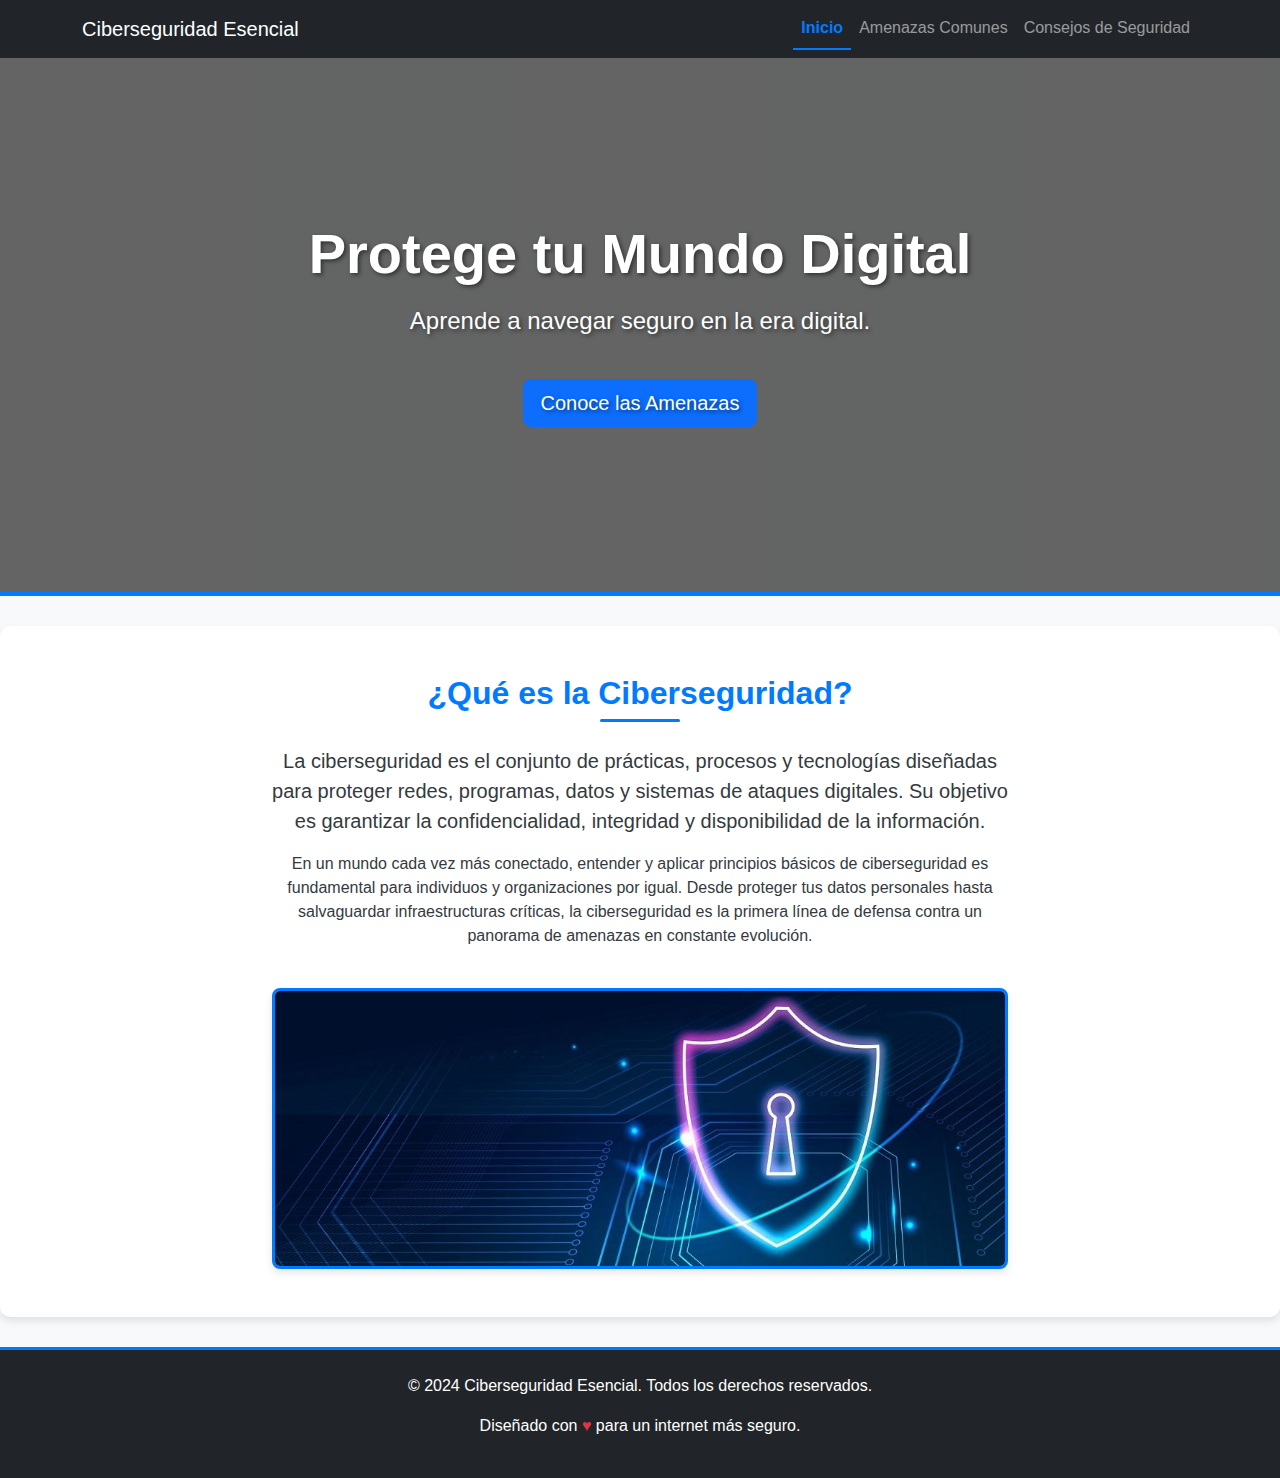
<file: Trabajo github/index.html>
<!DOCTYPE html>
<html lang="es">
<head>
    <meta charset="UTF-8">
    <meta name="viewport" content="width=device-width, initial-scale=1.0">
    <title>Ciberseguridad Esencial - Inicio</title>
    <link href="https://cdn.jsdelivr.net/npm/bootstrap@5.3.3/dist/css/bootstrap.min.css" rel="stylesheet" integrity="sha384-QWTKZyjpPEjISv5WaRU9OFeRpok6YctnYmDr5pNlyT2bRjXh0JMhjY6hW+ALEwIH" crossorigin="anonymous">
    <script src="https://ajax.googleapis.com/ajax/libs/jquery/3.7.1/jquery.min.js" defer></script>
    <script src="https://cdn.jsdelivr.net/npm/bootstrap@5.3.7/dist/js/bootstrap.min.js" integrity="sha384-7qAoOXltbVP82dhxHAUje59V5r2YsVfBafyUDxEdApLPmcdhBPg1DKg1ERo0BZlK" crossorigin="anonymous" defer></script>
    <script src="./script.js" defer></script>
    <link rel="stylesheet" href="./style.css">
</head>
<body>
    <nav class="navbar navbar-expand-lg navbar-dark bg-dark fijo-arriba" id="barraNavegacion">
        <div class="container">
            <a class="navbar-brand" href="index.html">Ciberseguridad Esencial</a>
            <button class="navbar-toggler" type="button" data-bs-toggle="collapse" data-bs-target="#menuPrincipal" aria-controls="menuPrincipal" aria-expanded="false" aria-label="Toggle navigation">
                <span class="navbar-toggler-icon"></span>
            </button>
            <div class="collapse navbar-collapse" id="menuPrincipal">
                <ul class="navbar-nav ms-auto">
                    <li class="nav-item">
                        <a class="nav-link activo" aria-current="page" href="index.html">Inicio</a>
                    </li>
                    <li class="nav-item">
                        <a class="nav-link" href="amenazas.html">Amenazas Comunes</a>
                    </li>
                    <li class="nav-item">
                        <a class="nav-link" href="consejos.html">Consejos de Seguridad</a>
                    </li>
                </ul>
            </div>
        </div>
    </nav>

    <header class="hero d-flex align-items-center">
        <div class="container text-center text-white">
            <h1 class="display-3 fw-bold">Protege tu Mundo Digital</h1>
            <p class="lead mt-3">Aprende a navegar seguro en la era digital.</p>
            <a href="amenazas.html" class="btn btn-primary btn-lg mt-4">Conoce las Amenazas</a>
        </div>
    </header>

    <section class="introduccion py-5">
        <div class="container">
            <div class="row">
                <div class="col-lg-8 mx-auto text-center">
                    <h2 class="titulo-seccion mb-4">¿Qué es la Ciberseguridad?</h2>
                    <p class="lead">
                        La ciberseguridad es el conjunto de prácticas, procesos y tecnologías diseñadas para proteger redes, programas, datos y sistemas de ataques digitales. Su objetivo es garantizar la confidencialidad, integridad y disponibilidad de la información.
                    </p>
                    <p>
                        En un mundo cada vez más conectado, entender y aplicar principios básicos de ciberseguridad es fundamental para individuos y organizaciones por igual. Desde proteger tus datos personales hasta salvaguardar infraestructuras críticas, la ciberseguridad es la primera línea de defensa contra un panorama de amenazas en constante evolución.
                    </p>
                    <img src="./Assets/ciberseguridad en accion.jpg" class="img-fluid mt-4 redondeado-borde" alt="Ciberseguridad en acción">
                </div>
            </div>
        </div>
    </section>

    <footer class="bg-dark text-white py-4">
        <div class="container text-center">
            <p>&copy; 2024 Ciberseguridad Esencial. Todos los derechos reservados.</p>
            <p>Diseñado con <span class="text-danger">&hearts;</span> para un internet más seguro.</p>
        </div>
    </footer>

    
</body>
</html>
</file>
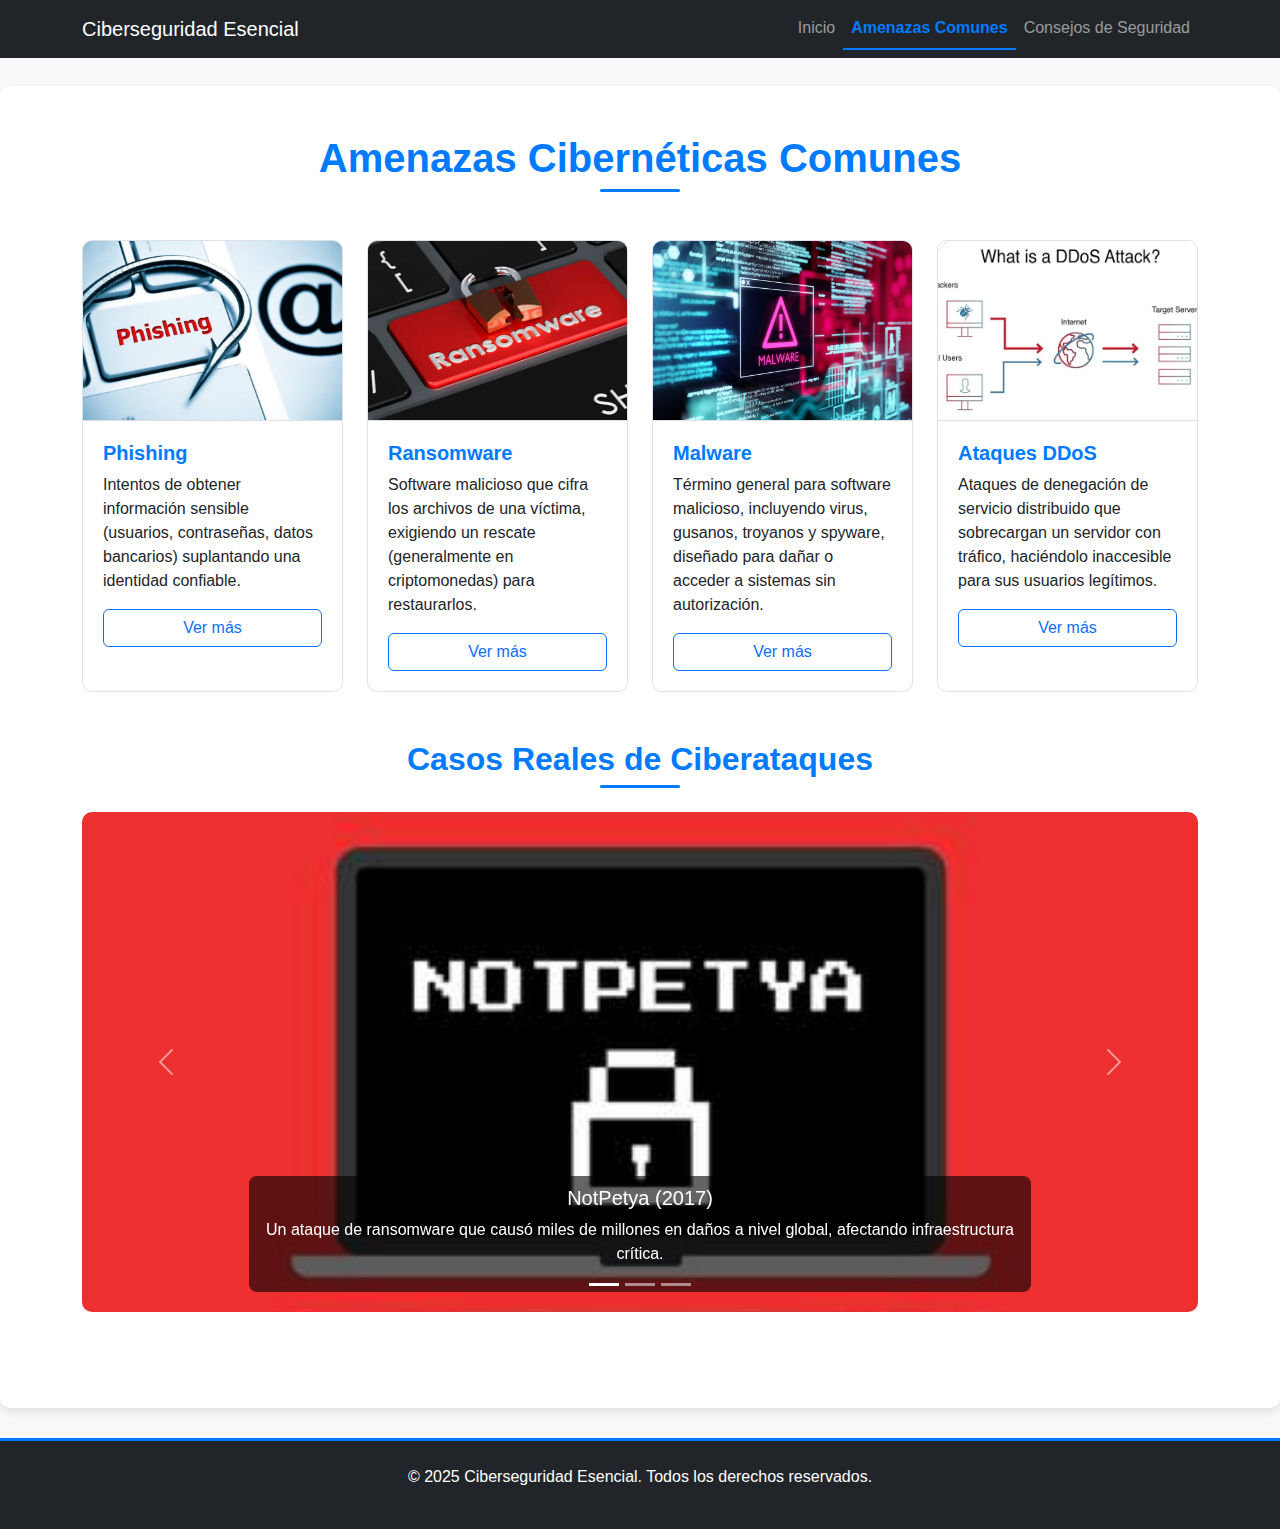
<file: Trabajo github/amenazas.html>
<!DOCTYPE html>
<html lang="es">
<head>
    <meta charset="UTF-8">
    <meta name="viewport" content="width=device-width, initial-scale=1.0">
    <title>Amenazas Comunes - Ciberseguridad Esencial</title>
    <link href="https://cdn.jsdelivr.net/npm/bootstrap@5.3.3/dist/css/bootstrap.min.css" rel="stylesheet" integrity="sha384-QWTKZyjpPEjISv5WaRU9OFeRpok6YctnYmDr5pNlyT2bRjXh0JMhjY6hW+ALEwIH" crossorigin="anonymous">
    <script src="https://ajax.googleapis.com/ajax/libs/jquery/3.7.1/jquery.min.js" defer></script>
    <script src="https://cdn.jsdelivr.net/npm/bootstrap@5.3.7/dist/js/bootstrap.min.js" integrity="sha384-7qAoOXltbVP82dhxHAUje59V5r2YsVfBafyUDxEdApLPmcdhBPg1DKg1ERo0BZlK" crossorigin="anonymous" defer></script>
    <script src="./script.js" defer></script>
    <link rel="stylesheet" href="./style.css">
</head>
<body>
    <nav class="navbar navbar-expand-lg navbar-dark bg-dark fijo-arriba" id="barraNavegacion">
        <div class="container">
            <a class="navbar-brand" href="index.html">Ciberseguridad Esencial</a>
            <button class="navbar-toggler" type="button" data-bs-toggle="collapse" data-bs-target="#menuPrincipal" aria-controls="menuPrincipal" aria-expanded="false" aria-label="Toggle navigation">
                <span class="navbar-toggler-icon"></span>
            </button>
            <div class="collapse navbar-collapse" id="menuPrincipal">
                <ul class="navbar-nav ms-auto">
                    <li class="nav-item">
                        <a class="nav-link" href="index.html">Inicio</a>
                    </li>
                    <li class="nav-item">
                        <a class="nav-link activo" aria-current="page" href="amenazas.html">Amenazas Comunes</a>
                    </li>
                    <li class="nav-item">
                        <a class="nav-link" href="consejos.html">Consejos de Seguridad</a>
                    </li>
                </ul>
            </div>
        </div>
    </nav>

    <main class="contenido-principal py-5">
        <div class="container">
            <h1 class="text-center mb-5 titulo-seccion">Amenazas Cibernéticas Comunes</h1>

            <div class="row row-cols-1 row-cols-md-2 row-cols-lg-4 g-4 mb-5">
                <div class="col">
                    <div class="card tarjeta-amenaza h-100" id="tarjetaPhishing">
                        <img src="./Assets/phishing.jpg" class="card-img-top" alt="Icono Phishing">
                        <div class="card-body">
                            <h5 class="card-title">Phishing</h5>
                            <p class="card-text">Intentos de obtener información sensible (usuarios, contraseñas, datos bancarios) suplantando una identidad confiable.</p>
                            <button class="btn btn-outline-primary ver-mas" data-target="#infoPhishing">Ver más</button>
                        </div>
                        <div class="card-footer informacion-adicional" id="infoPhishing">
                            <p>El phishing a menudo se realiza a través de correos electrónicos, mensajes de texto o llamadas que parecen legítimos, pero que en realidad son fraudulentos.</p>
                            <p><strong>Prevención:</strong> Verifica siempre la fuente de los mensajes y enlaces antes de hacer clic. Desconfía de ofertas "demasiado buenas para ser verdad".</p>
                        </div>
                    </div>
                </div>
                <div class="col">
                    <div class="card tarjeta-amenaza h-100" id="tarjetaRansomware">
                        <img src="./Assets/ransomware.jpg" class="card-img-top" alt="Icono Ransomware">
                        <div class="card-body">
                            <h5 class="card-title">Ransomware</h5>
                            <p class="card-text">Software malicioso que cifra los archivos de una víctima, exigiendo un rescate (generalmente en criptomonedas) para restaurarlos.</p>
                            <button class="btn btn-outline-primary ver-mas" data-target="#infoRansomware">Ver más</button>
                        </div>
                        <div class="card-footer informacion-adicional" id="infoRansomware">
                            <p>Una vez infectado, el ransomware bloquea el acceso a tus archivos hasta que se pague el rescate. No hay garantía de que los archivos sean recuperados incluso si se paga.</p>
                            <p><strong>Prevención:</strong> Realiza copias de seguridad regulares, usa un buen antivirus y mantén tu software actualizado.</p>
                        </div>
                    </div>
                </div>
                <div class="col">
                    <div class="card tarjeta-amenaza h-100" id="tarjetaMalware">
                        <img src="./Assets/malware.jpg" class="card-img-top" alt="Icono Malware">
                        <div class="card-body">
                            <h5 class="card-title">Malware</h5>
                            <p class="card-text">Término general para software malicioso, incluyendo virus, gusanos, troyanos y spyware, diseñado para dañar o acceder a sistemas sin autorización.</p>
                            <button class="btn btn-outline-primary ver-mas" data-target="#infoMalware">Ver más</button>
                        </div>
                        <div class="card-footer informacion-adicional" id="infoMalware">
                            <p>El malware puede robar información, borrar datos, ralentizar tu computadora o incluso tomar control de ella.</p>
                            <p><strong>Prevención:</strong> Instala un software antivirus/antimalware de buena reputación y sé cauteloso al descargar archivos o abrir correos electrónicos desconocidos.</p>
                        </div>
                    </div>
                </div>
                <div class="col">
                    <div class="card tarjeta-amenaza h-100" id="tarjetaDDoS">
                        <img src="./Assets/ddos.jpg" class="card-img-top" alt="Icono DDoS">
                        <div class="card-body">
                            <h5 class="card-title">Ataques DDoS</h5>
                            <p class="card-text">Ataques de denegación de servicio distribuido que sobrecargan un servidor con tráfico, haciéndolo inaccesible para sus usuarios legítimos.</p>
                            <button class="btn btn-outline-primary ver-mas" data-target="#infoDDoS">Ver más</button>
                        </div>
                        <div class="card-footer informacion-adicional" id="infoDDoS">
                            <p>Los ataques DDoS utilizan múltiples sistemas comprometidos como fuentes de tráfico para abrumar un objetivo, interrumpiendo servicios en línea.</p>
                            <p><strong>Prevención:</strong> Las empresas utilizan servicios de mitigación de DDoS y configuraciones de red robustas. Para usuarios individuales, es menos directo de prevenir, pero mantener una buena higiene digital ayuda.</p>
                        </div>
                    </div>
                </div>
            </div>

            <h2 class="text-center mb-4 titulo-seccion">Casos Reales de Ciberataques</h2>
            <div id="carruselCasos" class="carousel slide mb-5" data-bs-ride="carousel">
                <div class="carousel-indicators">
                    <button type="button" data-bs-target="#carruselCasos" data-bs-slide-to="0" class="active" aria-current="true" aria-label="Slide 1"></button>
                    <button type="button" data-bs-target="#carruselCasos" data-bs-slide-to="1" aria-label="Slide 2"></button>
                    <button type="button" data-bs-target="#carruselCasos" data-bs-slide-to="2" aria-label="Slide 3"></button>
                </div>
                <div class="carousel-inner">
                    <div class="carousel-item active">
                        <img src="./Assets/notpetya.jpg" class="d-block w-100 img-carrusel" alt="Caso NotPetya">
                        <div class="carousel-caption d-none d-md-block">
                            <h5>NotPetya (2017)</h5>
                            <p>Un ataque de ransomware que causó miles de millones en daños a nivel global, afectando infraestructura crítica.</p>
                        </div>
                    </div>
                    <div class="carousel-item">
                        <img src="./Assets/equifax.jpg" class="d-block w-100 img-carrusel" alt="Caso Equifax">
                        <div class="carousel-caption d-none d-md-block">
                            <h5>Brecha de Datos de Equifax (2017)</h5>
                            <p>Exposición de datos personales de millones de clientes debido a una vulnerabilidad en su sitio web.</p>
                        </div>
                    </div>
                    <div class="carousel-item">
                        <img src="./Assets/solarwinds.webp" class="d-block w-100 img-carrusel" alt="Caso SolarWinds">
                        <div class="carousel-caption d-none d-md-block">
                            <h5>Ataque a SolarWinds (2020)</h5>
                            <p>Un sofisticado ataque a la cadena de suministro que comprometió software utilizado por agencias gubernamentales y empresas.</p>
                        </div>
                    </div>
                </div>
                <button class="carousel-control-prev" type="button" data-bs-target="#carruselCasos" data-bs-slide="prev">
                    <span class="carousel-control-prev-icon" aria-hidden="true"></span>
                    <span class="visually-hidden">Anterior</span>
                </button>
                <button class="carousel-control-next" type="button" data-bs-target="#carruselCasos" data-bs-slide="next">
                    <span class="carousel-control-next-icon" aria-hidden="true"></span>
                    <span class="visually-hidden">Siguiente</span>
                </button>
            </div>

        </div>
    </main>

    <footer class="bg-dark text-white py-4">
        <div class="container text-center">
            <p>&copy; 2025 Ciberseguridad Esencial. Todos los derechos reservados.</p>
            
        </div>
    </footer>

    
</body>
</html>
</file>
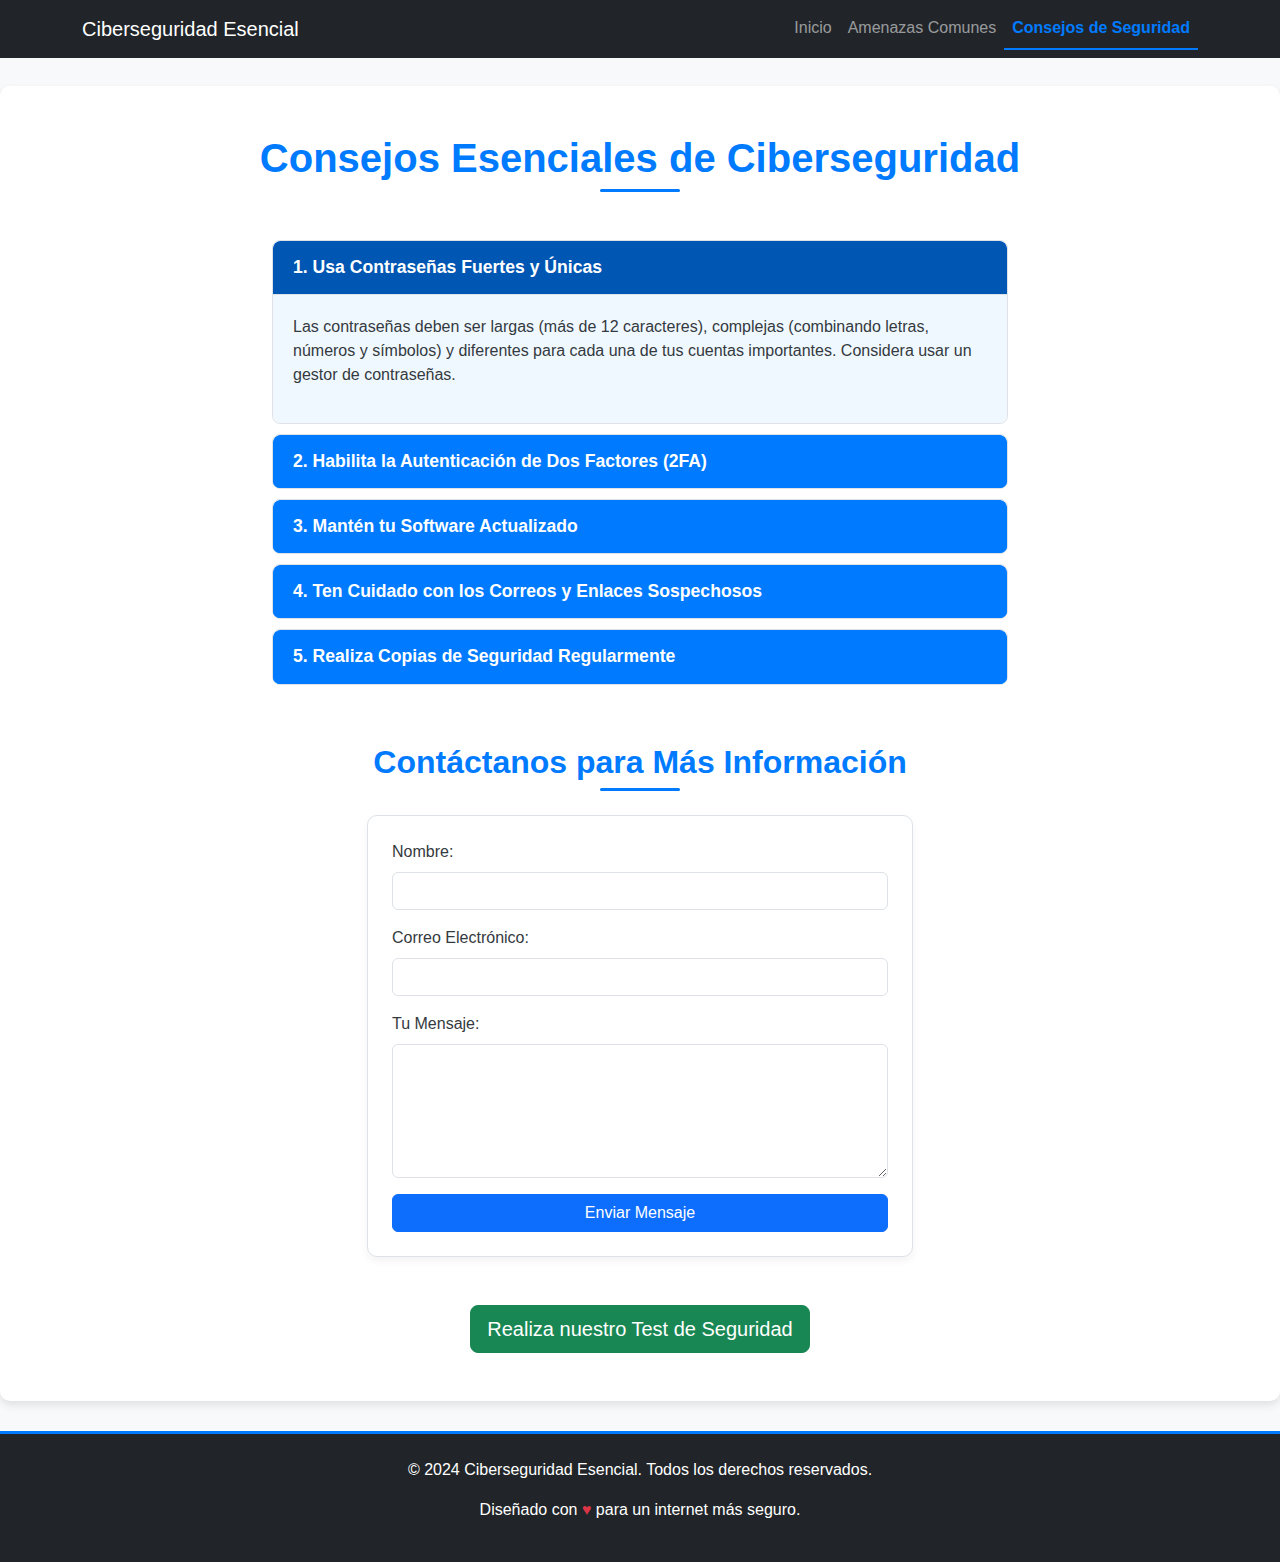
<file: Trabajo github/consejos.html>
<!DOCTYPE html>
<html lang="es">
<head>
    <meta charset="UTF-8">
    <meta name="viewport" content="width=device-width, initial-scale=1.0">
    <title>Consejos de Seguridad - Ciberseguridad Esencial</title>
    <link href="https://cdn.jsdelivr.net/npm/bootstrap@5.3.3/dist/css/bootstrap.min.css" rel="stylesheet" integrity="sha384-QWTKZyjpPEjISv5WaRU9OFeRpok6YctnYmDr5pNlyT2bRjXh0JMhjY6hW+ALEwIH" crossorigin="anonymous">
    <script src="https://ajax.googleapis.com/ajax/libs/jquery/3.7.1/jquery.min.js" defer></script>
    <script src="https://cdn.jsdelivr.net/npm/bootstrap@5.3.7/dist/js/bootstrap.min.js" integrity="sha384-7qAoOXltbVP82dhxHAUje59V5r2YsVfBafyUDxEdApLPmcdhBPg1DKg1ERo0BZlK" crossorigin="anonymous" defer></script>
    <script src="./script.js" defer></script>
    <link rel="stylesheet" href="./style.css">
</head>
<body>
    <nav class="navbar navbar-expand-lg navbar-dark bg-dark fijo-arriba" id="barraNavegacion">
        <div class="container">
            <a class="navbar-brand" href="index.html">Ciberseguridad Esencial</a>
            <button class="navbar-toggler" type="button" data-bs-toggle="collapse" data-bs-target="#menuPrincipal" aria-controls="menuPrincipal" aria-expanded="false" aria-label="Toggle navigation">
                <span class="navbar-toggler-icon"></span>
            </button>
            <div class="collapse navbar-collapse" id="menuPrincipal">
                <ul class="navbar-nav ms-auto">
                    <li class="nav-item">
                        <a class="nav-link" href="index.html">Inicio</a>
                    </li>
                    <li class="nav-item">
                        <a class="nav-link" href="amenazas.html">Amenazas Comunes</a>
                    </li>
                    <li class="nav-item">
                        <a class="nav-link activo" aria-current="page" href="consejos.html">Consejos de Seguridad</a>
                    </li>
                </ul>
            </div>
        </div>
    </nav>

    <main class="contenido-principal py-5">
        <div class="container">
            <h1 class="text-center mb-5 titulo-seccion">Consejos Esenciales de Ciberseguridad</h1>

            <div class="row">
                <div class="col-lg-8 mx-auto">
                    <div class="acordeon" id="acordeonConsejos">
                        <div class="acordeon-item">
                            <h2 class="acordeon-header" id="cabeceraUno">
                                <button class="acordeon-boton" type="button" data-bs-toggle="collapse" data-bs-target="#colapsoUno" aria-expanded="true" aria-controls="colapsoUno">
                                    1. Usa Contraseñas Fuertes y Únicas
                                </button>
                            </h2>
                            <div id="colapsoUno" class="acordeon-collapse collapse show" aria-labelledby="cabeceraUno" data-bs-parent="#acordeonConsejos">
                                <div class="acordeon-cuerpo">
                                    <p>Las contraseñas deben ser largas (más de 12 caracteres), complejas (combinando letras, números y símbolos) y diferentes para cada una de tus cuentas importantes. Considera usar un gestor de contraseñas.</p>
                                </div>
                            </div>
                        </div>
                        <div class="acordeon-item">
                            <h2 class="acordeon-header" id="cabeceraDos">
                                <button class="acordeon-boton colapsado" type="button" data-bs-toggle="collapse" data-bs-target="#colapsoDos" aria-expanded="false" aria-controls="colapsoDos">
                                    2. Habilita la Autenticación de Dos Factores (2FA)
                                </button>
                            </h2>
                            <div id="colapsoDos" class="acordeon-collapse collapse" aria-labelledby="cabeceraDos" data-bs-parent="#acordeonConsejos">
                                <div class="acordeon-cuerpo">
                                    <p>El 2FA añade una capa extra de seguridad, requiriendo un segundo método de verificación (como un código enviado a tu móvil) además de tu contraseña. Esto dificulta el acceso no autorizado incluso si tu contraseña es robada.</p>
                                </div>
                            </div>
                        </div>
                        <div class="acordeon-item">
                            <h2 class="acordeon-header" id="cabeceraTres">
                                <button class="acordeon-boton colapsado" type="button" data-bs-toggle="collapse" data-bs-target="#colapsoTres" aria-expanded="false" aria-controls="colapsoTres">
                                    3. Mantén tu Software Actualizado
                                </button>
                            </h2>
                            <div id="colapsoTres" class="acordeon-collapse collapse" aria-labelledby="cabeceraTres" data-bs-parent="#acordeonConsejos">
                                <div class="acordeon-cuerpo">
                                    <p>Las actualizaciones de software a menudo incluyen parches de seguridad para vulnerabilidades recién descubiertas. Mantener tu sistema operativo, navegadores y aplicaciones actualizados es crucial para tu protección.</p>
                                </div>
                            </div>
                        </div>
                        <div class="acordeon-item">
                            <h2 class="acordeon-header" id="cabeceraCuatro">
                                <button class="acordeon-boton colapsado" type="button" data-bs-toggle="collapse" data-bs-target="#colapsoCuatro" aria-expanded="false" aria-controls="colapsoCuatro">
                                    4. Ten Cuidado con los Correos y Enlaces Sospechosos
                                </button>
                            </h2>
                            <div id="colapsoCuatro" class="acordeon-collapse collapse" aria-labelledby="cabeceraCuatro" data-bs-parent="#acordeonConsejos">
                                <div class="acordeon-cuerpo">
                                    <p>Desconfía de correos electrónicos, mensajes de texto o enlaces que pidan información personal, parezcan demasiado buenos para ser verdad, o provengan de remitentes desconocidos. Podrían ser intentos de phishing.</p>
                                </div>
                            </div>
                        </div>
                        <div class="acordeon-item">
                            <h2 class="acordeon-header" id="cabeceraCinco">
                                <button class="acordeon-boton colapsado" type="button" data-bs-toggle="collapse" data-bs-target="#colapsoCinco" aria-expanded="false" aria-controls="colapsoCinco">
                                    5. Realiza Copias de Seguridad Regularmente
                                </button>
                            </h2>
                            <div id="colapsoCinco" class="acordeon-collapse collapse" aria-labelledby="cabeceraCinco" data-bs-parent="#acordeonConsejos">
                                <div class="acordeon-cuerpo">
                                    <p>Haz copias de seguridad de tus archivos importantes en un dispositivo externo o en la nube. Esto te protegerá en caso de pérdida de datos por fallos de hardware, ataques de ransomware o borrado accidental.</p>
                                </div>
                            </div>
                        </div>
                    </div>
                </div>
            </div>

            <div class="row mt-5">
                <div class="col-lg-6 mx-auto">
                    <h2 class="text-center mb-4 titulo-seccion">Contáctanos para Más Información</h2>
                    <form id="formularioContacto" class="borde-formulario p-4">
                        <div class="mb-3">
                            <label for="nombreUsuario" class="form-label">Nombre:</label>
                            <input type="text" class="form-control" id="nombreUsuario" name="nombreUsuario" required>
                            <div class="invalid-feedback" id="errorNombre">
                                Por favor, introduce tu nombre.
                            </div>
                        </div>
                        <div class="mb-3">
                            <label for="correoUsuario" class="form-label">Correo Electrónico:</label>
                            <input type="email" class="form-control" id="correoUsuario" name="correoUsuario" required>
                            <div class="invalid-feedback" id="errorCorreo">
                                Por favor, introduce un correo electrónico válido.
                            </div>
                        </div>
                        <div class="mb-3">
                            <label for="mensajeUsuario" class="form-label">Tu Mensaje:</label>
                            <textarea class="form-control" id="mensajeUsuario" name="mensajeUsuario" rows="5" required></textarea>
                            <div class="invalid-feedback" id="errorMensaje">
                                Por favor, introduce tu mensaje.
                            </div>
                        </div>
                        <button type="submit" class="btn btn-primary w-100">Enviar Mensaje</button>
                        <div id="mensajeExito" class="alert alert-success mt-3 d-none" role="alert">
                            ¡Mensaje enviado con éxito! Te contactaremos pronto.
                        </div>
                    </form>
                </div>
            </div>

            <div class="text-center mt-5">
                <button type="button" class="btn btn-success btn-lg" data-bs-toggle="modal" data-bs-target="#modalTestSeguridad">
                    Realiza nuestro Test de Seguridad
                </button>
            </div>

            <div class="modal fade" id="modalTestSeguridad" tabindex="-1" aria-labelledby="tituloModalTest" aria-hidden="true">
                <div class="modal-dialog modal-dialog-centered">
                    <div class="modal-content">
                        <div class="modal-header">
                            <h5 class="modal-title" id="tituloModalTest">Test Básico de Ciberseguridad</h5>
                            <button type="button" class="btn-close" data-bs-dismiss="modal" aria-label="Cerrar"></button>
                        </div>
                        <div class="modal-body">
                            <form id="formularioTest">
                                <div class="mb-3">
                                    <p><strong>1. ¿Utilizas la misma contraseña para todas tus cuentas importantes?</strong></p>
                                    <div class="form-check">
                                        <input class="form-check-input" type="radio" name="pregunta1" id="q1a1" value="no" required>
                                        <label class="form-check-label" for="q1a1">No</label>
                                    </div>
                                    <div class="form-check">
                                        <input class="form-check-input" type="radio" name="pregunta1" id="q1a2" value="si">
                                        <label class="form-check-label" for="q1a2">Sí</label>
                                    </div>
                                </div>
                                <div class="mb-3">
                                    <p><strong>2. ¿Tienes activada la autenticación de dos factores (2FA) en tus servicios clave (correo, banca, redes sociales)?</strong></p>
                                    <div class="form-check">
                                        <input class="form-check-input" type="radio" name="pregunta2" id="q2a1" value="si" required>
                                        <label class="form-check-label" for="q2a1">Sí</label>
                                    </div>
                                    <div class="form-check">
                                        <input class="form-check-input" type="radio" name="pregunta2" id="q2a2" value="no">
                                        <label class="form-check-label" for="q2a2">No</label>
                                    </div>
                                </div>
                                <div class="mb-3">
                                    <p><strong>3. ¿Revisas la URL (dirección web) antes de hacer clic en enlaces de correos electrónicos sospechosos?</strong></p>
                                    <div class="form-check">
                                        <input class="form-check-input" type="radio" name="pregunta3" id="q3a1" value="si" required>
                                        <label class="form-check-label" for="q3a1">Sí, siempre</label>
                                    </div>
                                    <div class="form-check">
                                        <input class="form-check-input" type="radio" name="pregunta3" id="q3a2" value="no">
                                        <label class="form-check-label" for="q3a2">No, rara vez</label>
                                    </div>
                                </div>
                                <button type="submit" class="btn btn-primary w-100">Ver Resultados</button>
                            </form>
                            <div id="resultadosTest" class="mt-4 alert d-none"></div>
                        </div>
                    </div>
                </div>
            </div>

        </div>
    </main>

    <footer class="bg-dark text-white py-4">
        <div class="container text-center">
            <p>&copy; 2024 Ciberseguridad Esencial. Todos los derechos reservados.</p>
            <p>Diseñado con <span class="text-danger">&hearts;</span> para un internet más seguro.</p>
        </div>
    </footer>

    
</body>
</html>
</file>
<file: Trabajo github/style.css>
body {
    font-family: 'Segoe UI', Tahoma, Geneva, Verdana, sans-serif;
    background-color: #f8f9fa;
    color: #343a40;
    padding-top: 56px; 
}

.fijo-arriba {
    position: fixed;
    top: 0;
    width: 100%;
    z-index: 1030; 
}


.hero {
    background: linear-gradient(rgba(0, 0, 0, 0.6), rgba(0, 0, 0, 0.6)), url('https://via.placeholder.com/1500x800/212529/ffffff?text=Ciberseguridad+Digital') no-repeat center center/cover;
    height: 60vh;
    min-height: 400px;
    color: white;
    display: flex;
    align-items: center;
    justify-content: center;
    text-shadow: 2px 2px 4px rgba(0, 0, 0, 0.5);
    border-bottom: 5px solid #007bff;
}

.hero h1 {
    font-size: 3.5rem;
}

.hero p {
    font-size: 1.5rem;
}


.titulo-seccion {
    font-weight: 700;
    color: #007bff;
    position: relative;
    padding-bottom: 10px;
}

.titulo-seccion::after {
    content: '';
    position: absolute;
    left: 50%;
    transform: translateX(-50%);
    bottom: 0;
    height: 3px;
    width: 80px;
    background-color: #007bff;
    border-radius: 5px;
}


.introduccion, .contenido-principal {
    background-color: #ffffff;
    border-radius: 10px;
    box-shadow: 0 4px 8px rgba(0,0,0,0.1);
    margin-top: 30px;
    margin-bottom: 30px;
}

.introduccion img, .img-carrusel {
    border-radius: 8px;
    box-shadow: 0 4px 8px rgba(0,0,0,0.1);
}

.redondeado-borde {
    border: 3px solid #007bff;
}


.navbar-nav .nav-link.activo {
    color: #007bff !important;
    font-weight: bold;
    border-bottom: 2px solid #007bff;
}


.tarjeta-amenaza {
    border: 1px solid #dee2e6;
    border-radius: 10px;
    overflow: hidden;
    transition: transform 0.3s ease, box-shadow 0.3s ease;
    cursor: pointer;
}

.tarjeta-amenaza:hover {
    transform: translateY(-5px);
    box-shadow: 0 8px 16px rgba(0,0,0,0.2);
}

.tarjeta-amenaza .card-img-top {
    height: 180px;
    object-fit: cover;
    border-bottom: 1px solid #dee2e6;
}

.tarjeta-amenaza .card-body {
    padding: 1.25rem;
}

.tarjeta-amenaza .card-title {
    color: #007bff;
    font-weight: bold;
}

.tarjeta-amenaza .informacion-adicional {
    background-color: #e9ecef;
    padding: 1rem;
    border-top: 1px solid #dee2e6;
    display: none; 
}

.tarjeta-amenaza .ver-mas {
    width: 100%;
}


#carruselCasos .carousel-item img {
    height: 500px; 
    object-fit: cover;
    border-radius: 10px;
}

#carruselCasos .carousel-caption {
    background: rgba(0, 0, 0, 0.6);
    border-radius: 8px;
    padding: 10px;
    bottom: 20px;
}


.acordeon-item {
    margin-bottom: 10px;
    border: 1px solid #dee2e6;
    border-radius: 8px;
    overflow: hidden;
}

.acordeon-header {
    background-color: #007bff;
    margin-bottom: 0;
    border-radius: 8px 8px 0 0;
}

.acordeon-boton {
    width: 100%;
    text-align: left;
    padding: 1rem 1.25rem;
    font-size: 1.1rem;
    font-weight: bold;
    color: #fff;
    background-color: #007bff;
    border: none;
    border-radius: 8px 8px 0 0;
    transition: background-color 0.3s ease;
    text-decoration: none;
    display: block; 
}

.acordeon-boton:not(.colapsado) {
    background-color: #0056b3; 
}

.acordeon-boton:focus {
    box-shadow: none;
    outline: none;
}

.acordeon-cuerpo {
    padding: 1.25rem;
    background-color: #f0f8ff;
    border-top: 1px solid #dee2e6;
    border-radius: 0 0 8px 8px;
}


.borde-formulario {
    border: 1px solid #dee2e6;
    border-radius: 10px;
    box-shadow: 0 4px 8px rgba(0,0,0,0.05);
    background-color: #ffffff;
}


#modalTestSeguridad .modal-content {
    border-radius: 10px;
    box-shadow: 0 8px 16px rgba(0,0,0,0.2);
}

#modalTestSeguridad .modal-header {
    background-color: #007bff;
    color: white;
    border-top-left-radius: 10px;
    border-top-right-radius: 10px;
}

#modalTestSeguridad .modal-header .btn-close {
    filter: invert(1);
}

#resultadosTest {
    font-weight: bold;
}


footer {
    border-top: 3px solid #007bff;
}


@media (max-width: 768px) {
    .hero h1 {
        font-size: 2.5rem;
    }

    .hero p {
        font-size: 1.2rem;
    }

    #carruselCasos .carousel-item img {
        height: 300px;
    }

    .acordeon-boton {
        font-size: 1rem;
    }
}

@media (max-width: 576px) {
    .hero h1 {
        font-size: 2rem;
    }

    .hero p {
        font-size: 1rem;
    }
}
</file>
